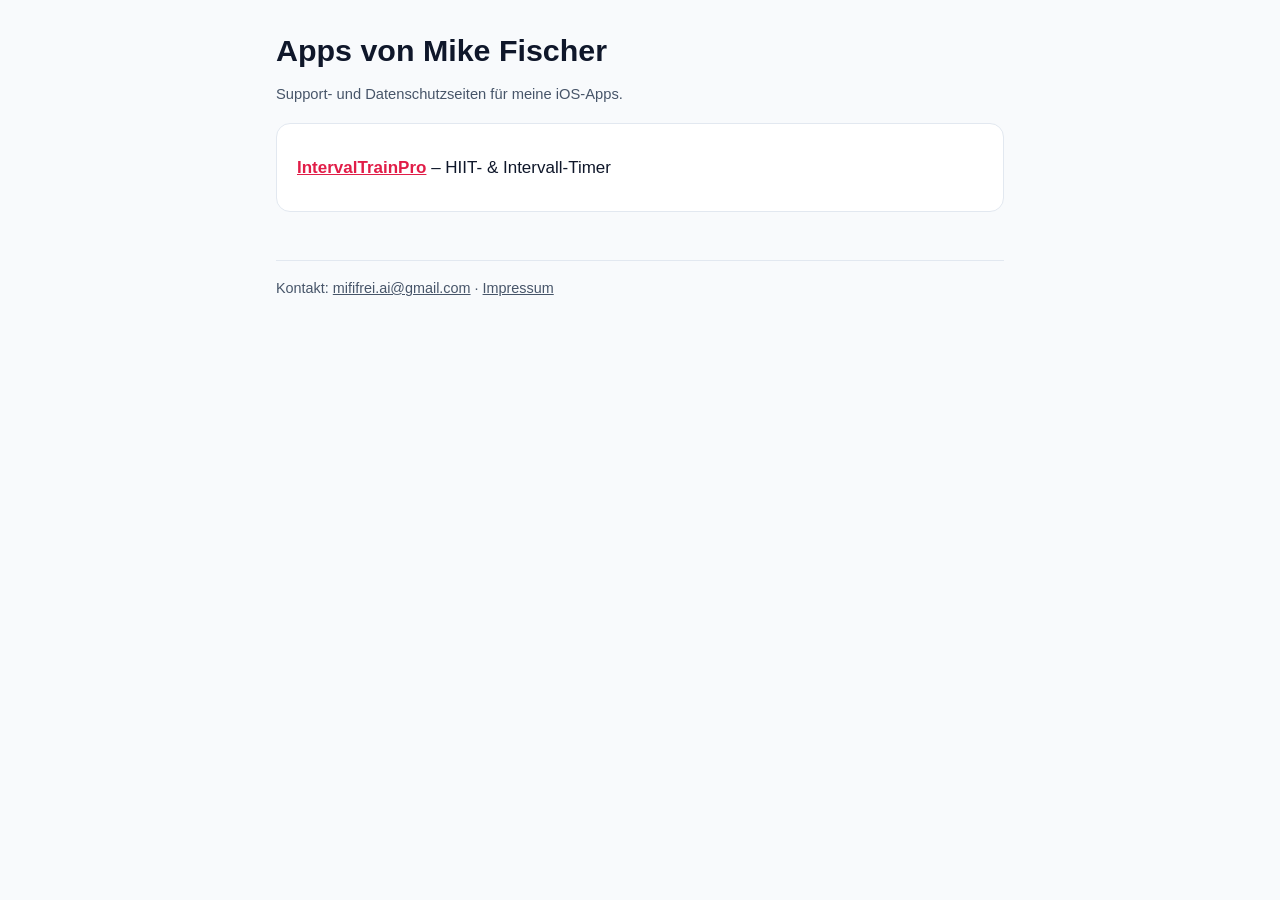
<file: index.html>
<!doctype html>
<html lang="de"><head><meta charset="utf-8"><meta name="viewport" content="width=device-width,initial-scale=1">
<title>Apps von Mike Fischer</title><link rel="stylesheet" href="/style.css"></head>
<body><div class="wrap">
<h1>Apps von Mike Fischer</h1>
<p class="note">Support- und Datenschutzseiten für meine iOS-Apps.</p>
<div class="card"><ul class="links">
<li><a href="/intervaltrainpro/"><strong>IntervalTrainPro</strong></a> – HIIT- &amp; Intervall-Timer</li>
</ul></div>
<footer>Kontakt: <a href="mailto:mififrei.ai@gmail.com">mififrei.ai@gmail.com</a> · <a href="/impressum">Impressum</a></footer>
</div></body></html>
</file>
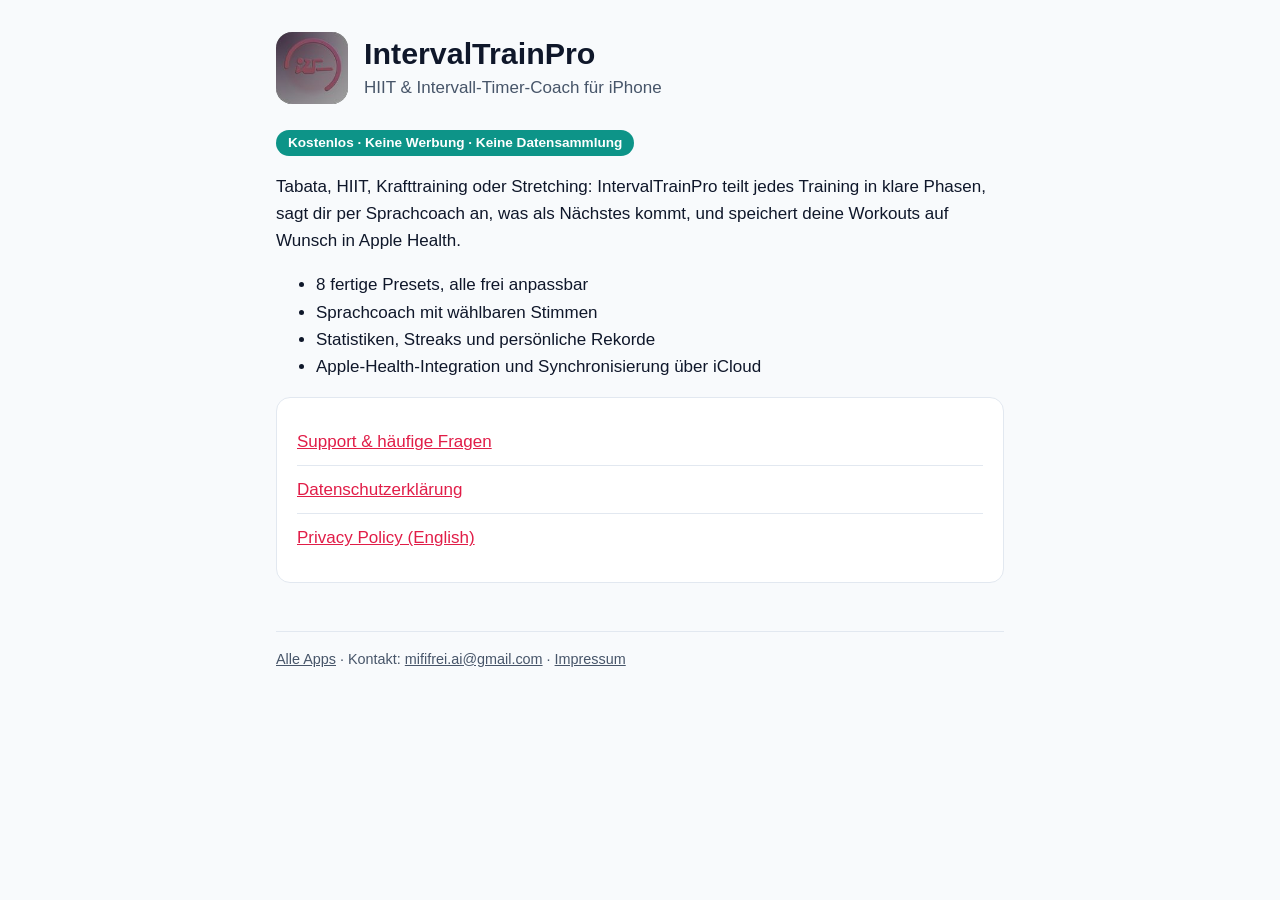
<file: intervaltrainpro/index.html>
<!doctype html>
<html lang="de"><head><meta charset="utf-8"><meta name="viewport" content="width=device-width,initial-scale=1">
<title>IntervalTrainPro</title><meta name="description" content="IntervalTrainPro – HIIT- und Intervall-Timer mit Sprachcoach für iPhone.">
<link rel="stylesheet" href="/style.css"></head>
<body><div class="wrap">
<header class="app"><img src="icon.jpg" alt="App-Symbol von IntervalTrainPro"><div><h1>IntervalTrainPro</h1><p>HIIT &amp; Intervall-Timer-Coach für iPhone</p></div></header>
<p><span class="pill">Kostenlos · Keine Werbung · Keine Datensammlung</span></p>
<p>Tabata, HIIT, Krafttraining oder Stretching: IntervalTrainPro teilt jedes Training in klare Phasen, sagt dir per Sprachcoach an, was als Nächstes kommt, und speichert deine Workouts auf Wunsch in Apple Health.</p>
<ul>
<li>8 fertige Presets, alle frei anpassbar</li>
<li>Sprachcoach mit wählbaren Stimmen</li>
<li>Statistiken, Streaks und persönliche Rekorde</li>
<li>Apple-Health-Integration und Synchronisierung über iCloud</li>
</ul>
<div class="card"><ul class="links">
<li><a href="support">Support &amp; häufige Fragen</a></li>
<li><a href="datenschutz">Datenschutzerklärung</a></li>
<li><a href="privacy">Privacy Policy (English)</a></li>
</ul></div>
<footer><a href="/">Alle Apps</a> · Kontakt: <a href="mailto:mififrei.ai@gmail.com">mififrei.ai@gmail.com</a> · <a href="/impressum">Impressum</a></footer>
</div></body></html>
</file>
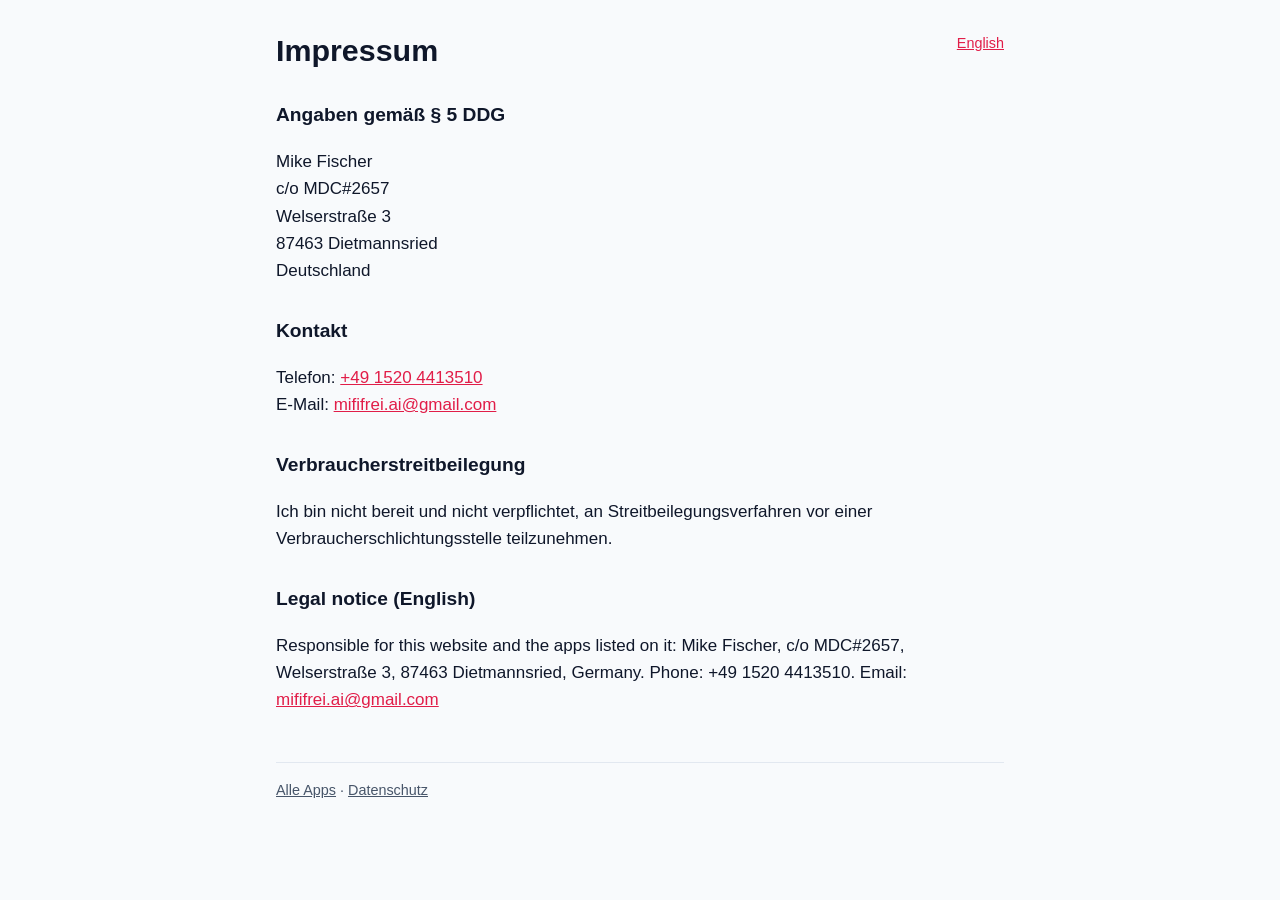
<file: impressum.html>
<!doctype html>
<html lang="de"><head><meta charset="utf-8"><meta name="viewport" content="width=device-width,initial-scale=1">
<title>Impressum – Apps von Mike Fischer</title><meta name="robots" content="noindex"><link rel="stylesheet" href="/style.css"></head>
<body><div class="wrap">
<a class="lang" href="#en">English</a>
<h1>Impressum</h1>
<h2>Angaben gemäß § 5 DDG</h2>
<p>Mike Fischer<br>c/o MDC#2657<br>Welserstraße 3<br>87463 Dietmannsried<br>Deutschland</p>
<h2>Kontakt</h2>
<p>Telefon: <a href="tel:+4915204413510">+49 1520 4413510</a><br>E-Mail: <a href="mailto:mififrei.ai@gmail.com">mififrei.ai@gmail.com</a></p>
<h2>Verbraucherstreitbeilegung</h2>
<p>Ich bin nicht bereit und nicht verpflichtet, an Streitbeilegungsverfahren vor einer Verbraucherschlichtungsstelle teilzunehmen.</p>
<h2 id="en" lang="en">Legal notice (English)</h2>
<p lang="en">Responsible for this website and the apps listed on it: Mike Fischer, c/o MDC#2657, Welserstraße 3, 87463 Dietmannsried, Germany. Phone: +49 1520 4413510. Email: <a href="mailto:mififrei.ai@gmail.com">mififrei.ai@gmail.com</a></p>
<footer><a href="/">Alle Apps</a> · <a href="/intervaltrainpro/datenschutz">Datenschutz</a></footer>
</div></body></html>
</file>
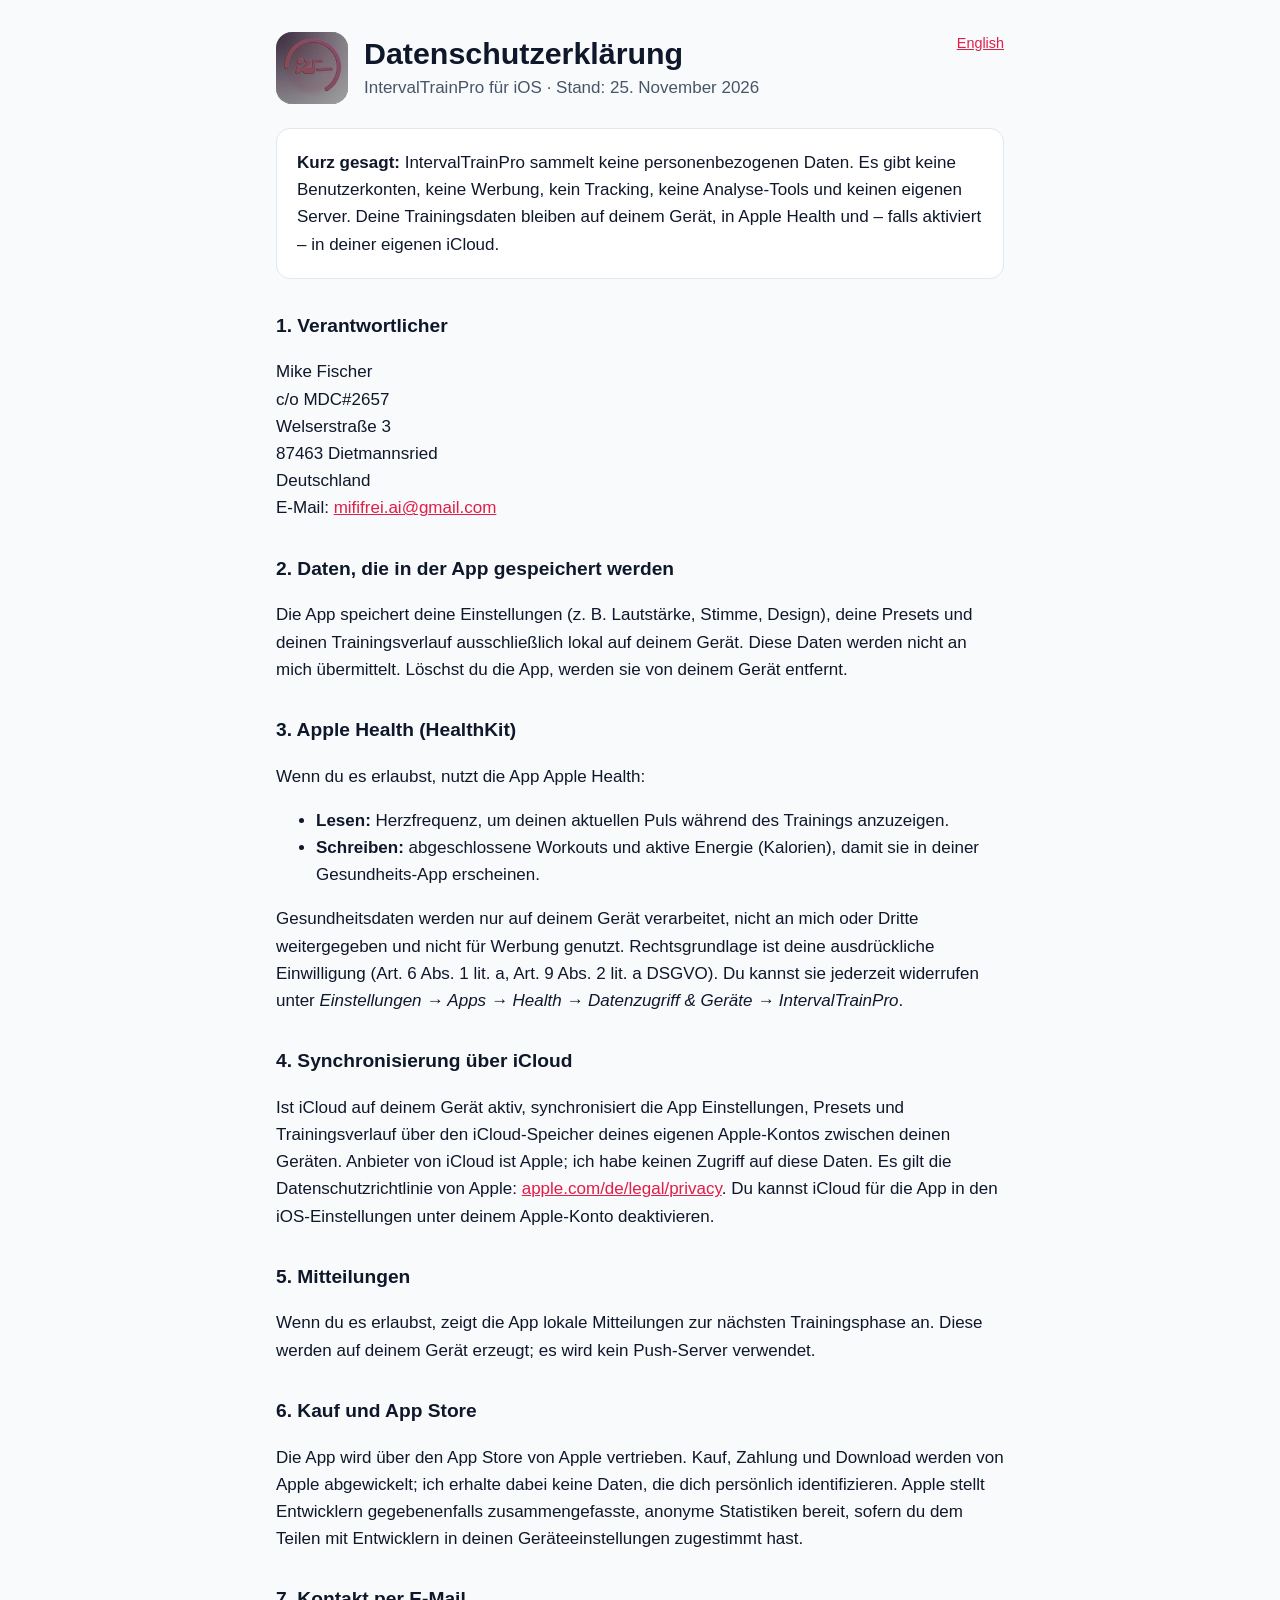
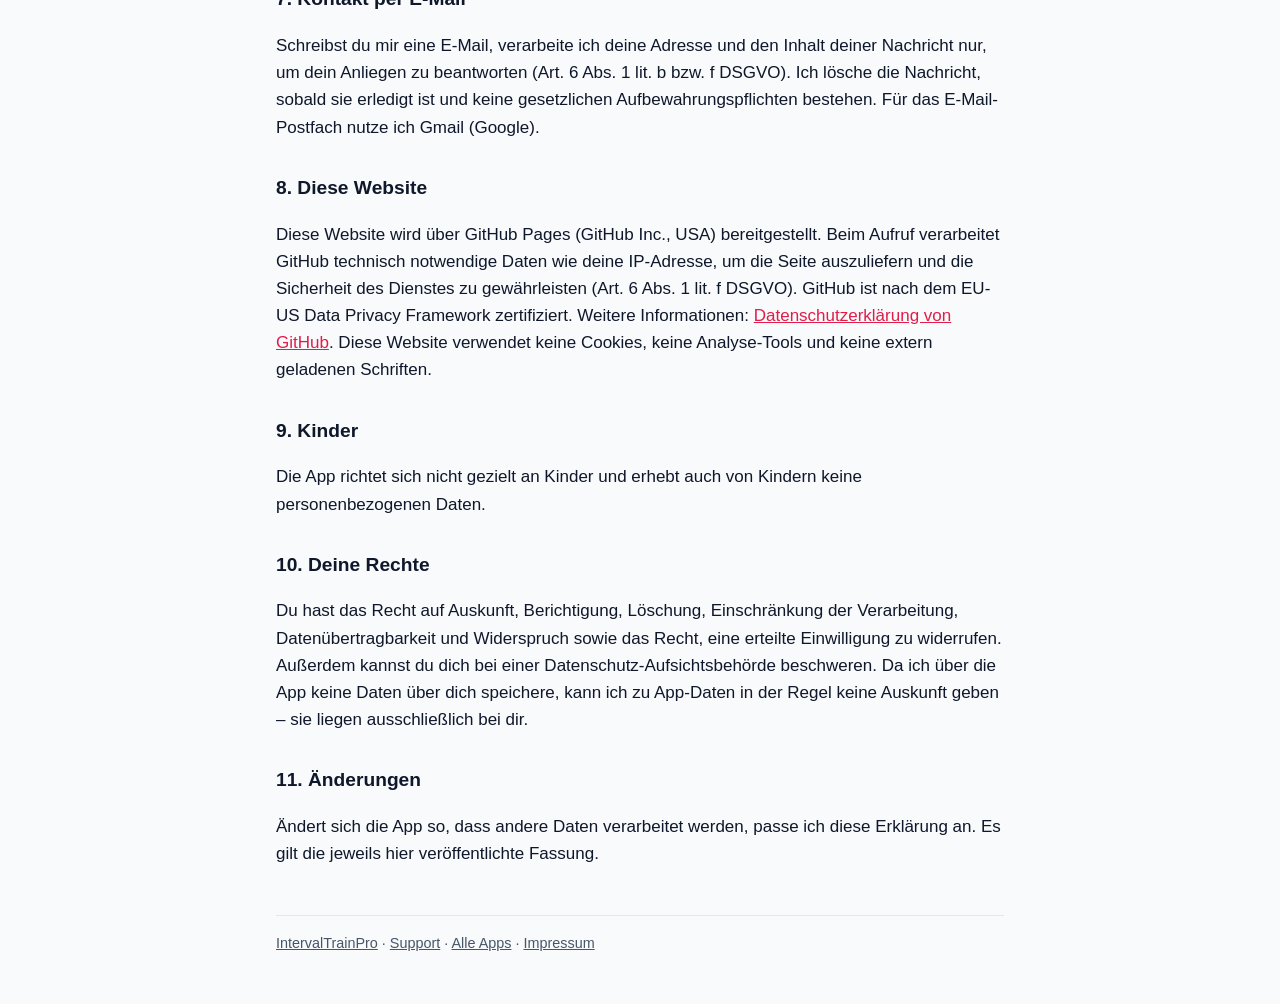
<file: intervaltrainpro/datenschutz.html>
<!doctype html>
<html lang="de"><head><meta charset="utf-8"><meta name="viewport" content="width=device-width,initial-scale=1">
<title>Datenschutzerklärung – IntervalTrainPro</title><link rel="stylesheet" href="/style.css"></head>
<body><div class="wrap">
<a class="lang" href="privacy">English</a>
<header class="app"><img src="icon.jpg" alt=""><div><h1>Datenschutzerklärung</h1><p>IntervalTrainPro für iOS · Stand: 25. November 2026</p></div></header>

<div class="card"><strong>Kurz gesagt:</strong> IntervalTrainPro sammelt keine personenbezogenen Daten. Es gibt keine Benutzerkonten, keine Werbung, kein Tracking, keine Analyse-Tools und keinen eigenen Server. Deine Trainingsdaten bleiben auf deinem Gerät, in Apple Health und – falls aktiviert – in deiner eigenen iCloud.</div>

<h2>1. Verantwortlicher</h2>
<p>Mike Fischer<br>c/o MDC#2657<br>Welserstraße 3<br>87463 Dietmannsried<br>Deutschland<br>E-Mail: <a href="mailto:mififrei.ai@gmail.com">mififrei.ai@gmail.com</a></p>

<h2>2. Daten, die in der App gespeichert werden</h2>
<p>Die App speichert deine Einstellungen (z. B. Lautstärke, Stimme, Design), deine Presets und deinen Trainingsverlauf ausschließlich lokal auf deinem Gerät. Diese Daten werden nicht an mich übermittelt. Löschst du die App, werden sie von deinem Gerät entfernt.</p>

<h2>3. Apple Health (HealthKit)</h2>
<p>Wenn du es erlaubst, nutzt die App Apple Health:</p>
<ul>
<li><strong>Lesen:</strong> Herzfrequenz, um deinen aktuellen Puls während des Trainings anzuzeigen.</li>
<li><strong>Schreiben:</strong> abgeschlossene Workouts und aktive Energie (Kalorien), damit sie in deiner Gesundheits-App erscheinen.</li>
</ul>
<p>Gesundheitsdaten werden nur auf deinem Gerät verarbeitet, nicht an mich oder Dritte weitergegeben und nicht für Werbung genutzt. Rechtsgrundlage ist deine ausdrückliche Einwilligung (Art. 6 Abs. 1 lit. a, Art. 9 Abs. 2 lit. a DSGVO). Du kannst sie jederzeit widerrufen unter <em>Einstellungen → Apps → Health → Datenzugriff &amp; Geräte → IntervalTrainPro</em>.</p>

<h2>4. Synchronisierung über iCloud</h2>
<p>Ist iCloud auf deinem Gerät aktiv, synchronisiert die App Einstellungen, Presets und Trainingsverlauf über den iCloud-Speicher deines eigenen Apple-Kontos zwischen deinen Geräten. Anbieter von iCloud ist Apple; ich habe keinen Zugriff auf diese Daten. Es gilt die Datenschutzrichtlinie von Apple: <a href="https://www.apple.com/de/legal/privacy/">apple.com/de/legal/privacy</a>. Du kannst iCloud für die App in den iOS-Einstellungen unter deinem Apple-Konto deaktivieren.</p>

<h2>5. Mitteilungen</h2>
<p>Wenn du es erlaubst, zeigt die App lokale Mitteilungen zur nächsten Trainingsphase an. Diese werden auf deinem Gerät erzeugt; es wird kein Push-Server verwendet.</p>

<h2>6. Kauf und App Store</h2>
<p>Die App wird über den App Store von Apple vertrieben. Kauf, Zahlung und Download werden von Apple abgewickelt; ich erhalte dabei keine Daten, die dich persönlich identifizieren. Apple stellt Entwicklern gegebenenfalls zusammengefasste, anonyme Statistiken bereit, sofern du dem Teilen mit Entwicklern in deinen Geräteeinstellungen zugestimmt hast.</p>

<h2>7. Kontakt per E-Mail</h2>
<p>Schreibst du mir eine E-Mail, verarbeite ich deine Adresse und den Inhalt deiner Nachricht nur, um dein Anliegen zu beantworten (Art. 6 Abs. 1 lit. b bzw. f DSGVO). Ich lösche die Nachricht, sobald sie erledigt ist und keine gesetzlichen Aufbewahrungspflichten bestehen. Für das E-Mail-Postfach nutze ich Gmail (Google).</p>

<h2>8. Diese Website</h2>
<p>Diese Website wird über GitHub Pages (GitHub Inc., USA) bereitgestellt. Beim Aufruf verarbeitet GitHub technisch notwendige Daten wie deine IP-Adresse, um die Seite auszuliefern und die Sicherheit des Dienstes zu gewährleisten (Art. 6 Abs. 1 lit. f DSGVO). GitHub ist nach dem EU-US Data Privacy Framework zertifiziert. Weitere Informationen: <a href="https://docs.github.com/de/site-policy/privacy-policies/github-general-privacy-statement">Datenschutzerklärung von GitHub</a>. Diese Website verwendet keine Cookies, keine Analyse-Tools und keine extern geladenen Schriften.</p>

<h2>9. Kinder</h2>
<p>Die App richtet sich nicht gezielt an Kinder und erhebt auch von Kindern keine personenbezogenen Daten.</p>

<h2>10. Deine Rechte</h2>
<p>Du hast das Recht auf Auskunft, Berichtigung, Löschung, Einschränkung der Verarbeitung, Datenübertragbarkeit und Widerspruch sowie das Recht, eine erteilte Einwilligung zu widerrufen. Außerdem kannst du dich bei einer Datenschutz-Aufsichtsbehörde beschweren. Da ich über die App keine Daten über dich speichere, kann ich zu App-Daten in der Regel keine Auskunft geben – sie liegen ausschließlich bei dir.</p>

<h2>11. Änderungen</h2>
<p>Ändert sich die App so, dass andere Daten verarbeitet werden, passe ich diese Erklärung an. Es gilt die jeweils hier veröffentlichte Fassung.</p>

<footer><a href="./">IntervalTrainPro</a> · <a href="support">Support</a> · <a href="/">Alle Apps</a> · <a href="/impressum">Impressum</a></footer>
</div></body></html>
</file>
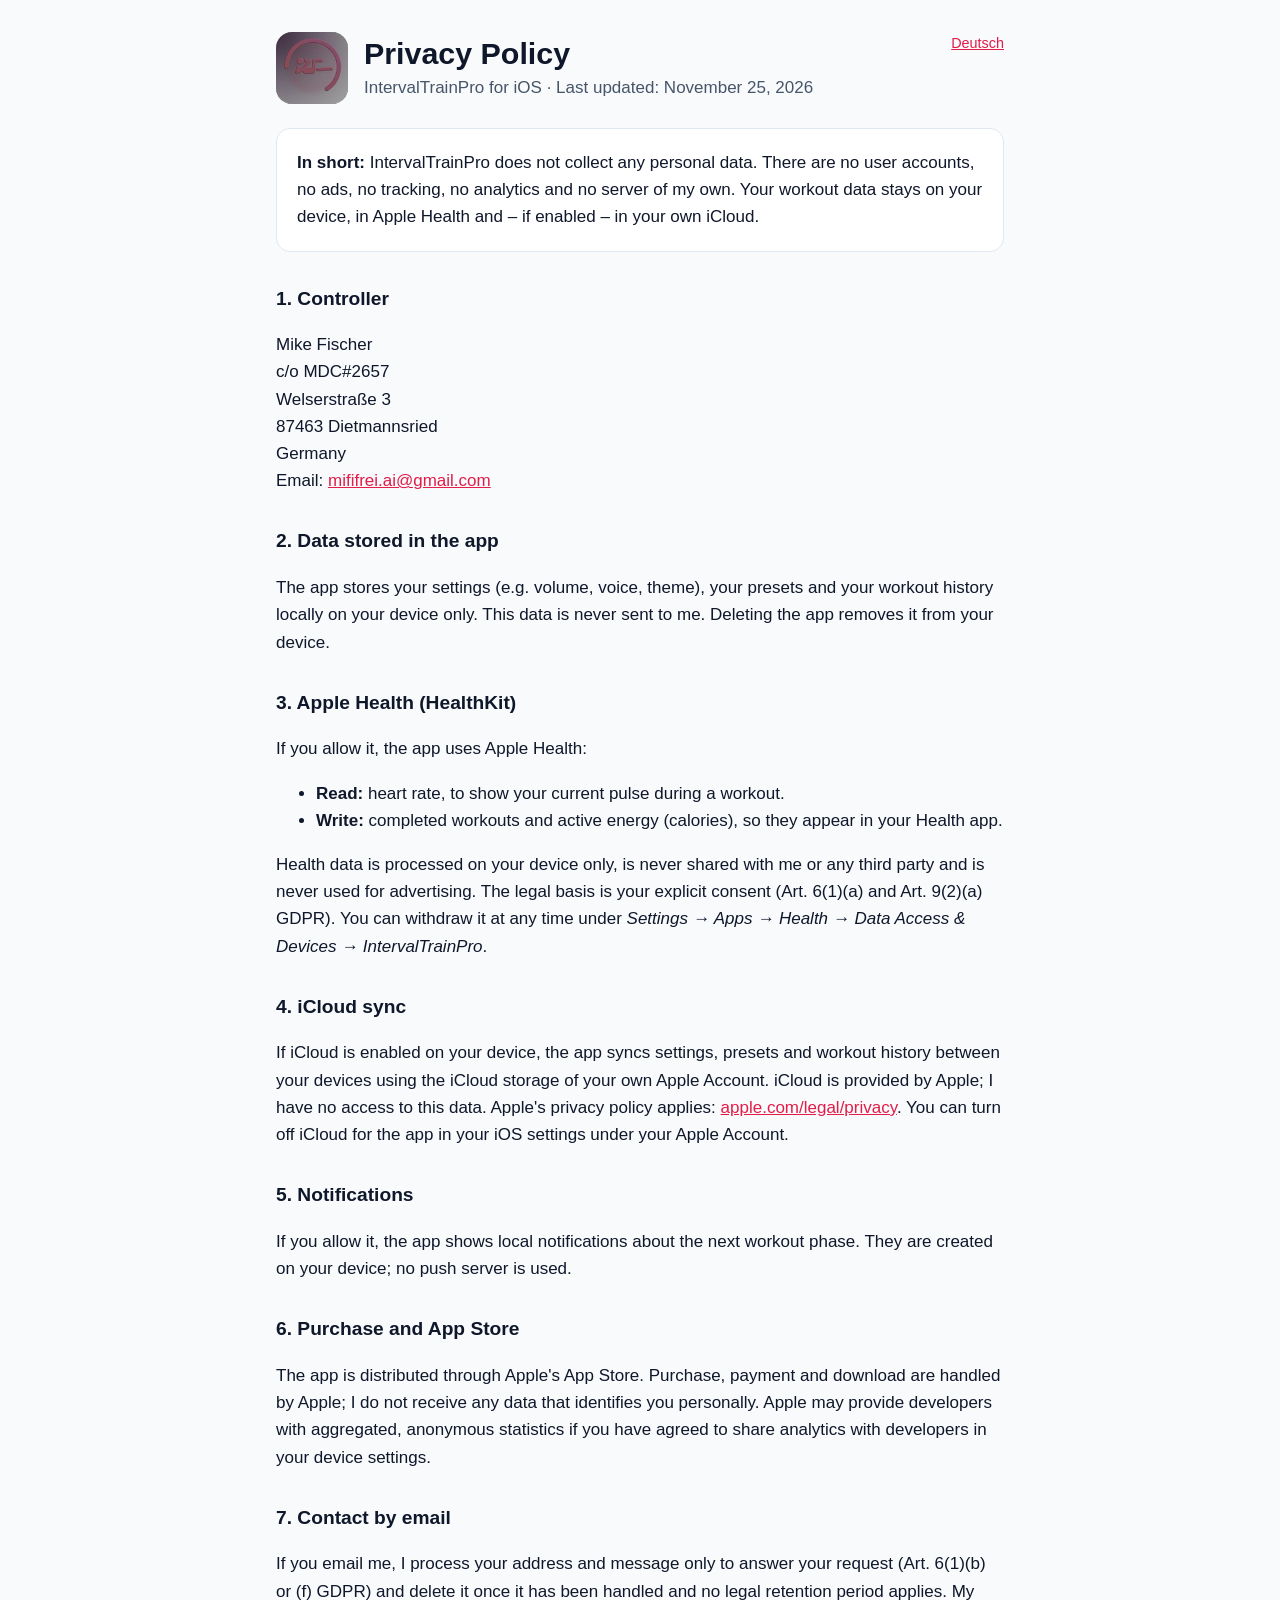
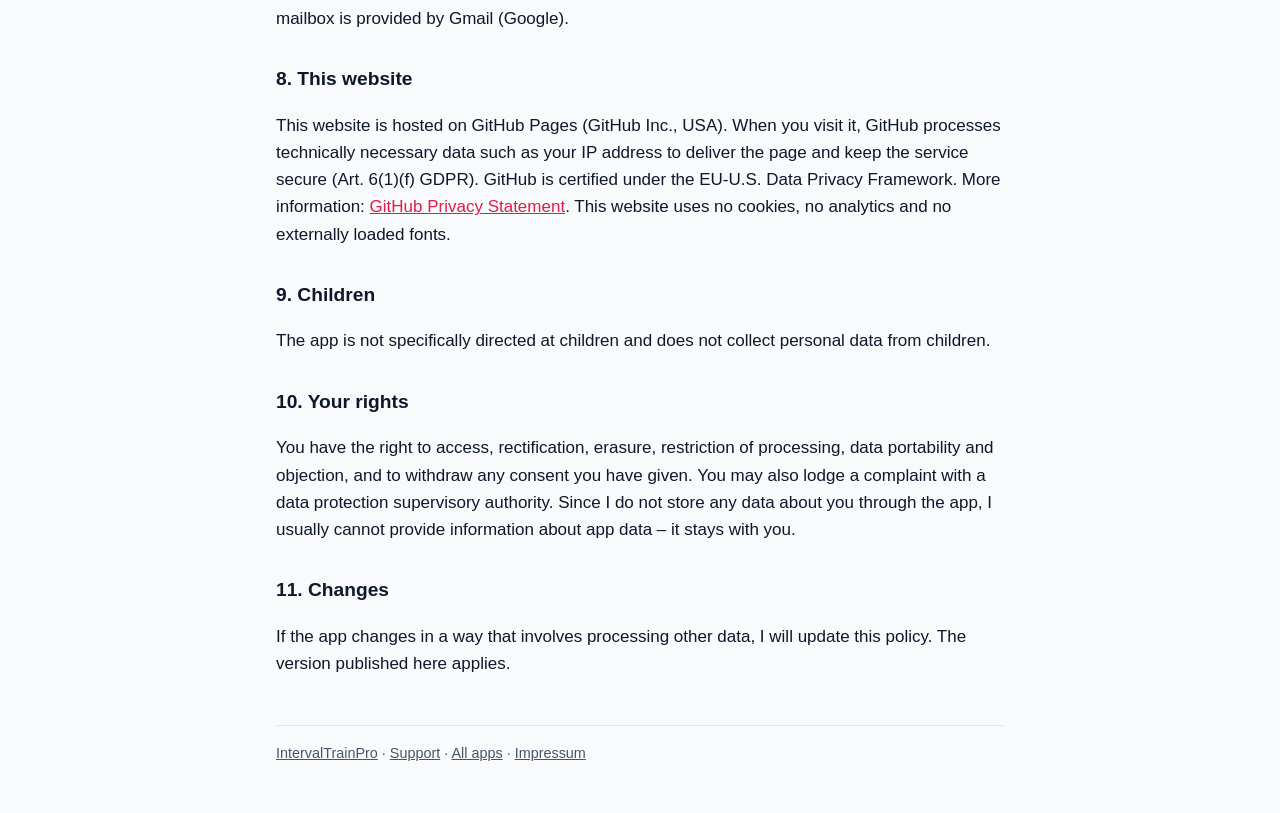
<file: intervaltrainpro/privacy.html>
<!doctype html>
<html lang="en"><head><meta charset="utf-8"><meta name="viewport" content="width=device-width,initial-scale=1">
<title>Privacy Policy – IntervalTrainPro</title><link rel="stylesheet" href="/style.css"></head>
<body><div class="wrap">
<a class="lang" href="datenschutz">Deutsch</a>
<header class="app"><img src="icon.jpg" alt=""><div><h1>Privacy Policy</h1><p>IntervalTrainPro for iOS · Last updated: November 25, 2026</p></div></header>

<div class="card"><strong>In short:</strong> IntervalTrainPro does not collect any personal data. There are no user accounts, no ads, no tracking, no analytics and no server of my own. Your workout data stays on your device, in Apple Health and – if enabled – in your own iCloud.</div>

<h2>1. Controller</h2>
<p>Mike Fischer<br>c/o MDC#2657<br>Welserstraße 3<br>87463 Dietmannsried<br>Germany<br>Email: <a href="mailto:mififrei.ai@gmail.com">mififrei.ai@gmail.com</a></p>

<h2>2. Data stored in the app</h2>
<p>The app stores your settings (e.g. volume, voice, theme), your presets and your workout history locally on your device only. This data is never sent to me. Deleting the app removes it from your device.</p>

<h2>3. Apple Health (HealthKit)</h2>
<p>If you allow it, the app uses Apple Health:</p>
<ul>
<li><strong>Read:</strong> heart rate, to show your current pulse during a workout.</li>
<li><strong>Write:</strong> completed workouts and active energy (calories), so they appear in your Health app.</li>
</ul>
<p>Health data is processed on your device only, is never shared with me or any third party and is never used for advertising. The legal basis is your explicit consent (Art. 6(1)(a) and Art. 9(2)(a) GDPR). You can withdraw it at any time under <em>Settings → Apps → Health → Data Access &amp; Devices → IntervalTrainPro</em>.</p>

<h2>4. iCloud sync</h2>
<p>If iCloud is enabled on your device, the app syncs settings, presets and workout history between your devices using the iCloud storage of your own Apple Account. iCloud is provided by Apple; I have no access to this data. Apple's privacy policy applies: <a href="https://www.apple.com/legal/privacy/">apple.com/legal/privacy</a>. You can turn off iCloud for the app in your iOS settings under your Apple Account.</p>

<h2>5. Notifications</h2>
<p>If you allow it, the app shows local notifications about the next workout phase. They are created on your device; no push server is used.</p>

<h2>6. Purchase and App Store</h2>
<p>The app is distributed through Apple's App Store. Purchase, payment and download are handled by Apple; I do not receive any data that identifies you personally. Apple may provide developers with aggregated, anonymous statistics if you have agreed to share analytics with developers in your device settings.</p>

<h2>7. Contact by email</h2>
<p>If you email me, I process your address and message only to answer your request (Art. 6(1)(b) or (f) GDPR) and delete it once it has been handled and no legal retention period applies. My mailbox is provided by Gmail (Google).</p>

<h2>8. This website</h2>
<p>This website is hosted on GitHub Pages (GitHub Inc., USA). When you visit it, GitHub processes technically necessary data such as your IP address to deliver the page and keep the service secure (Art. 6(1)(f) GDPR). GitHub is certified under the EU-U.S. Data Privacy Framework. More information: <a href="https://docs.github.com/en/site-policy/privacy-policies/github-general-privacy-statement">GitHub Privacy Statement</a>. This website uses no cookies, no analytics and no externally loaded fonts.</p>

<h2>9. Children</h2>
<p>The app is not specifically directed at children and does not collect personal data from children.</p>

<h2>10. Your rights</h2>
<p>You have the right to access, rectification, erasure, restriction of processing, data portability and objection, and to withdraw any consent you have given. You may also lodge a complaint with a data protection supervisory authority. Since I do not store any data about you through the app, I usually cannot provide information about app data – it stays with you.</p>

<h2>11. Changes</h2>
<p>If the app changes in a way that involves processing other data, I will update this policy. The version published here applies.</p>

<footer><a href="./">IntervalTrainPro</a> · <a href="support">Support</a> · <a href="/">All apps</a> · <a href="/impressum">Impressum</a></footer>
</div></body></html>
</file>
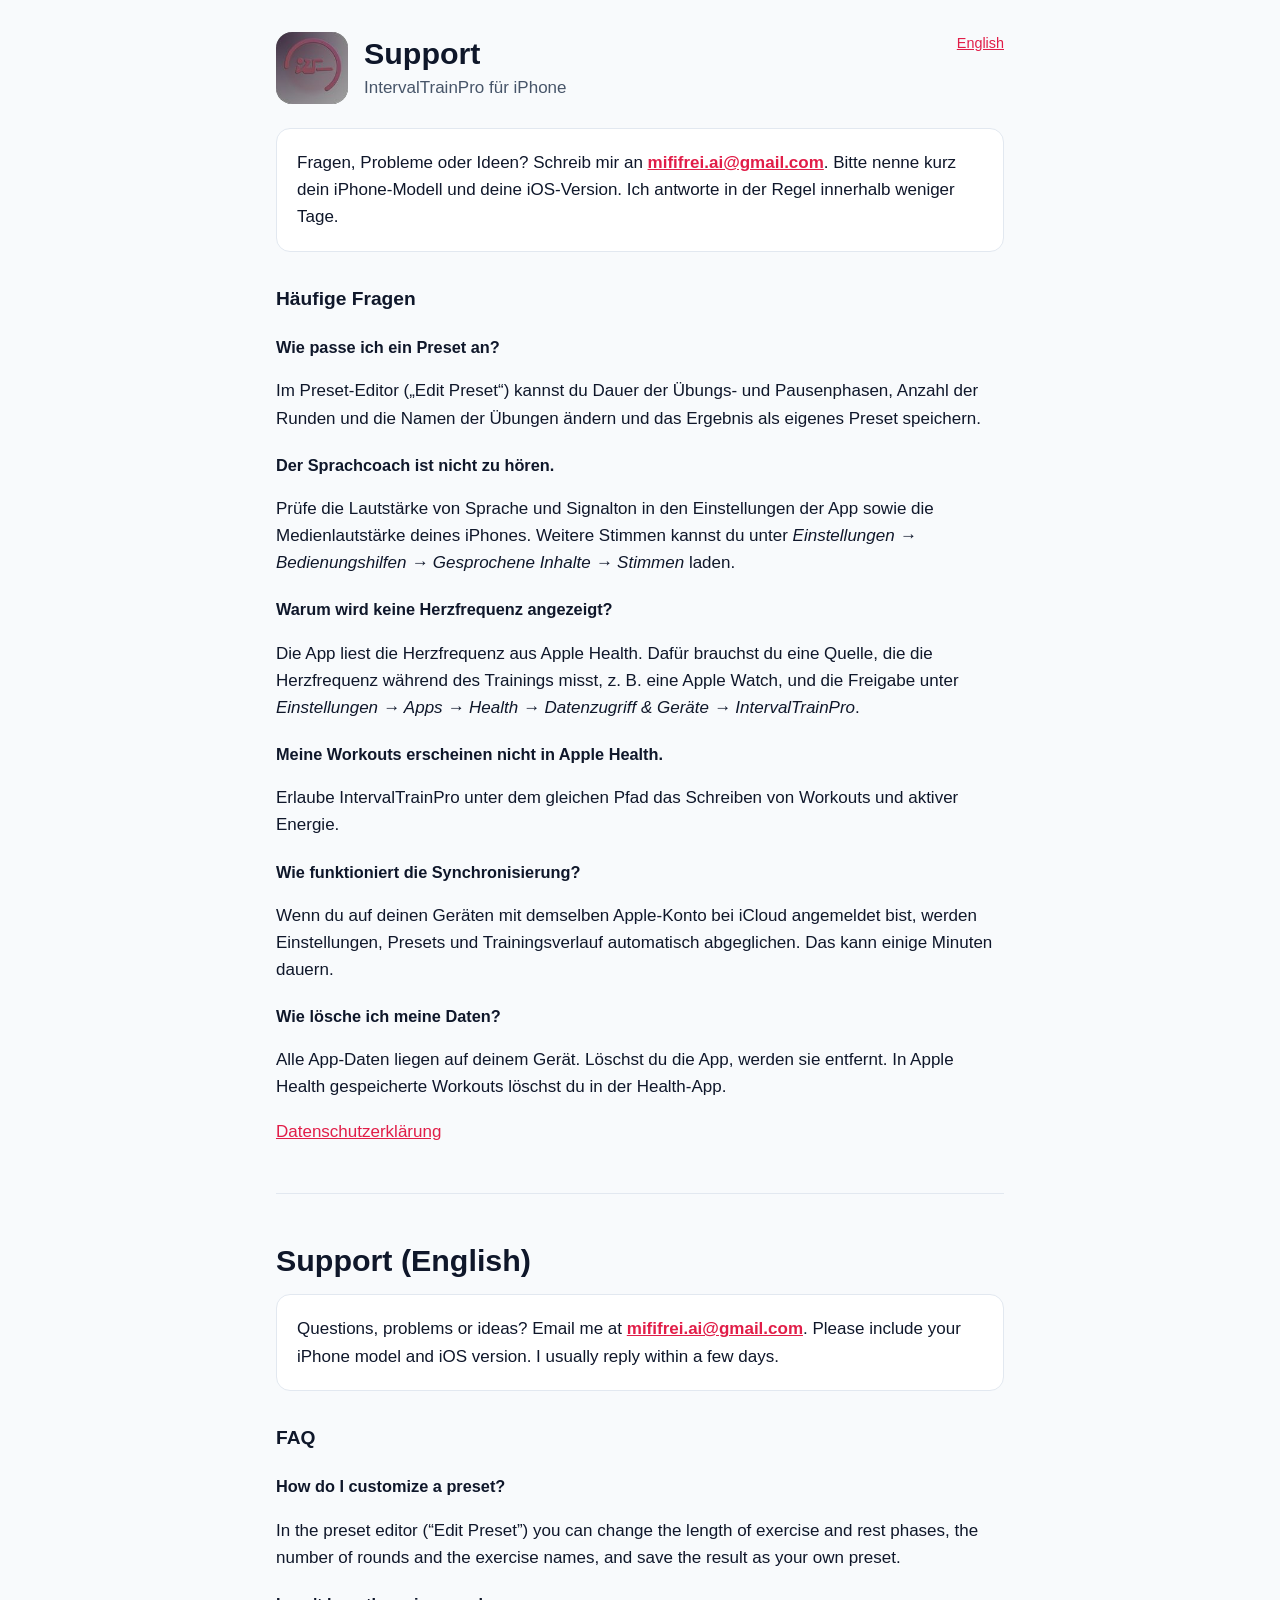
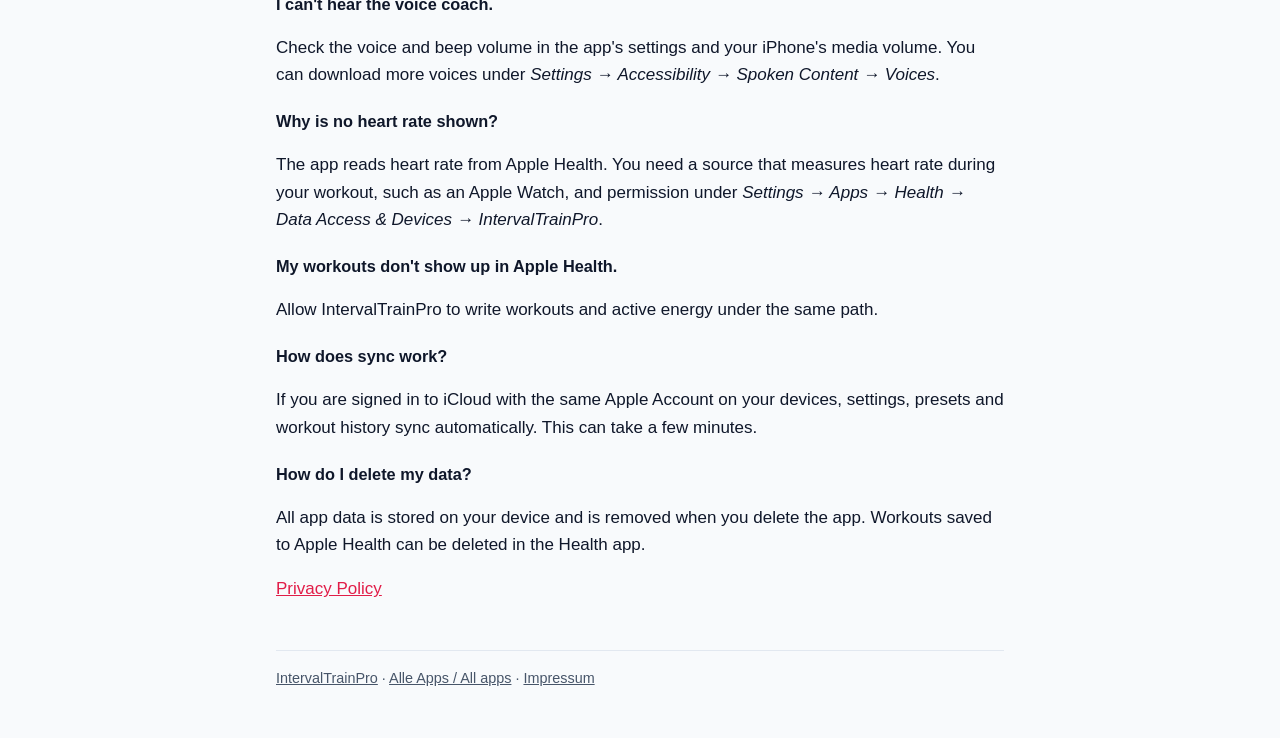
<file: intervaltrainpro/support.html>
<!doctype html>
<html lang="de"><head><meta charset="utf-8"><meta name="viewport" content="width=device-width,initial-scale=1">
<title>Support – IntervalTrainPro</title><link rel="stylesheet" href="/style.css"></head>
<body><div class="wrap">
<a class="lang" href="#en">English</a>
<header class="app"><img src="icon.jpg" alt=""><div><h1>Support</h1><p>IntervalTrainPro für iPhone</p></div></header>

<div class="card">Fragen, Probleme oder Ideen? Schreib mir an <a href="mailto:mififrei.ai@gmail.com?subject=IntervalTrainPro%20Support"><strong>mififrei.ai@gmail.com</strong></a>. Bitte nenne kurz dein iPhone-Modell und deine iOS-Version. Ich antworte in der Regel innerhalb weniger Tage.</div>

<h2>Häufige Fragen</h2>
<h3>Wie passe ich ein Preset an?</h3>
<p>Im Preset-Editor („Edit Preset“) kannst du Dauer der Übungs- und Pausenphasen, Anzahl der Runden und die Namen der Übungen ändern und das Ergebnis als eigenes Preset speichern.</p>
<h3>Der Sprachcoach ist nicht zu hören.</h3>
<p>Prüfe die Lautstärke von Sprache und Signalton in den Einstellungen der App sowie die Medienlautstärke deines iPhones. Weitere Stimmen kannst du unter <em>Einstellungen → Bedienungshilfen → Gesprochene Inhalte → Stimmen</em> laden.</p>
<h3>Warum wird keine Herzfrequenz angezeigt?</h3>
<p>Die App liest die Herzfrequenz aus Apple Health. Dafür brauchst du eine Quelle, die die Herzfrequenz während des Trainings misst, z. B. eine Apple Watch, und die Freigabe unter <em>Einstellungen → Apps → Health → Datenzugriff &amp; Geräte → IntervalTrainPro</em>.</p>
<h3>Meine Workouts erscheinen nicht in Apple Health.</h3>
<p>Erlaube IntervalTrainPro unter dem gleichen Pfad das Schreiben von Workouts und aktiver Energie.</p>
<h3>Wie funktioniert die Synchronisierung?</h3>
<p>Wenn du auf deinen Geräten mit demselben Apple-Konto bei iCloud angemeldet bist, werden Einstellungen, Presets und Trainingsverlauf automatisch abgeglichen. Das kann einige Minuten dauern.</p>
<h3>Wie lösche ich meine Daten?</h3>
<p>Alle App-Daten liegen auf deinem Gerät. Löschst du die App, werden sie entfernt. In Apple Health gespeicherte Workouts löschst du in der Health-App.</p>
<p><a href="datenschutz">Datenschutzerklärung</a></p>

<hr id="en" style="margin:48px 0;border:0;border-top:1px solid var(--line)">
<h1 lang="en">Support (English)</h1>
<div lang="en">
<div class="card">Questions, problems or ideas? Email me at <a href="mailto:mififrei.ai@gmail.com?subject=IntervalTrainPro%20Support"><strong>mififrei.ai@gmail.com</strong></a>. Please include your iPhone model and iOS version. I usually reply within a few days.</div>
<h2>FAQ</h2>
<h3>How do I customize a preset?</h3>
<p>In the preset editor (“Edit Preset”) you can change the length of exercise and rest phases, the number of rounds and the exercise names, and save the result as your own preset.</p>
<h3>I can't hear the voice coach.</h3>
<p>Check the voice and beep volume in the app's settings and your iPhone's media volume. You can download more voices under <em>Settings → Accessibility → Spoken Content → Voices</em>.</p>
<h3>Why is no heart rate shown?</h3>
<p>The app reads heart rate from Apple Health. You need a source that measures heart rate during your workout, such as an Apple Watch, and permission under <em>Settings → Apps → Health → Data Access &amp; Devices → IntervalTrainPro</em>.</p>
<h3>My workouts don't show up in Apple Health.</h3>
<p>Allow IntervalTrainPro to write workouts and active energy under the same path.</p>
<h3>How does sync work?</h3>
<p>If you are signed in to iCloud with the same Apple Account on your devices, settings, presets and workout history sync automatically. This can take a few minutes.</p>
<h3>How do I delete my data?</h3>
<p>All app data is stored on your device and is removed when you delete the app. Workouts saved to Apple Health can be deleted in the Health app.</p>
<p><a href="privacy">Privacy Policy</a></p>
</div>

<footer><a href="./">IntervalTrainPro</a> · <a href="/">Alle Apps / All apps</a> · <a href="/impressum">Impressum</a></footer>
</div></body></html>
</file>
<file: style.css>
:root{--bg:#f8fafc;--card:#ffffff;--text:#0f172a;--muted:#475569;--line:#e2e8f0;--accent:#e11d48;--accent2:#0d9488}
@media (prefers-color-scheme:dark){:root{--bg:#0f172a;--card:#111c33;--text:#e2e8f0;--muted:#94a3b8;--line:#1e293b;--accent:#fb7185;--accent2:#2dd4bf}}
*{box-sizing:border-box}
body{margin:0;background:var(--bg);color:var(--text);font:17px/1.6 -apple-system,BlinkMacSystemFont,"Segoe UI",Roboto,Helvetica,Arial,sans-serif;-webkit-text-size-adjust:100%}
.wrap{max-width:760px;margin:0 auto;padding:32px 16px 48px}
header.app{display:flex;gap:16px;align-items:center;margin-bottom:24px}
header.app img{width:72px;height:72px;border-radius:16px;flex:none}
header.app p{margin:2px 0 0;color:var(--muted)}
h1{font-size:1.9rem;line-height:1.2;margin:0}
h2{font-size:1.2rem;margin:32px 0 8px}
h3{font-size:1.02rem;margin:20px 0 4px}
a{color:var(--accent)}
.lang{float:right;font-size:.9rem}
.card{background:var(--card);border:1px solid var(--line);border-radius:14px;padding:20px;margin:16px 0}
.links{list-style:none;padding:0;margin:0}
.links li{padding:10px 0;border-bottom:1px solid var(--line)}
.links li:last-child{border-bottom:0}
.note{color:var(--muted);font-size:.92rem}
.pill{display:inline-block;background:var(--accent2);color:#fff;border-radius:999px;padding:2px 12px;font-size:.85rem;font-weight:600}
footer{margin-top:48px;padding-top:16px;border-top:1px solid var(--line);color:var(--muted);font-size:.9rem}
footer a{color:var(--muted)}
</file>
